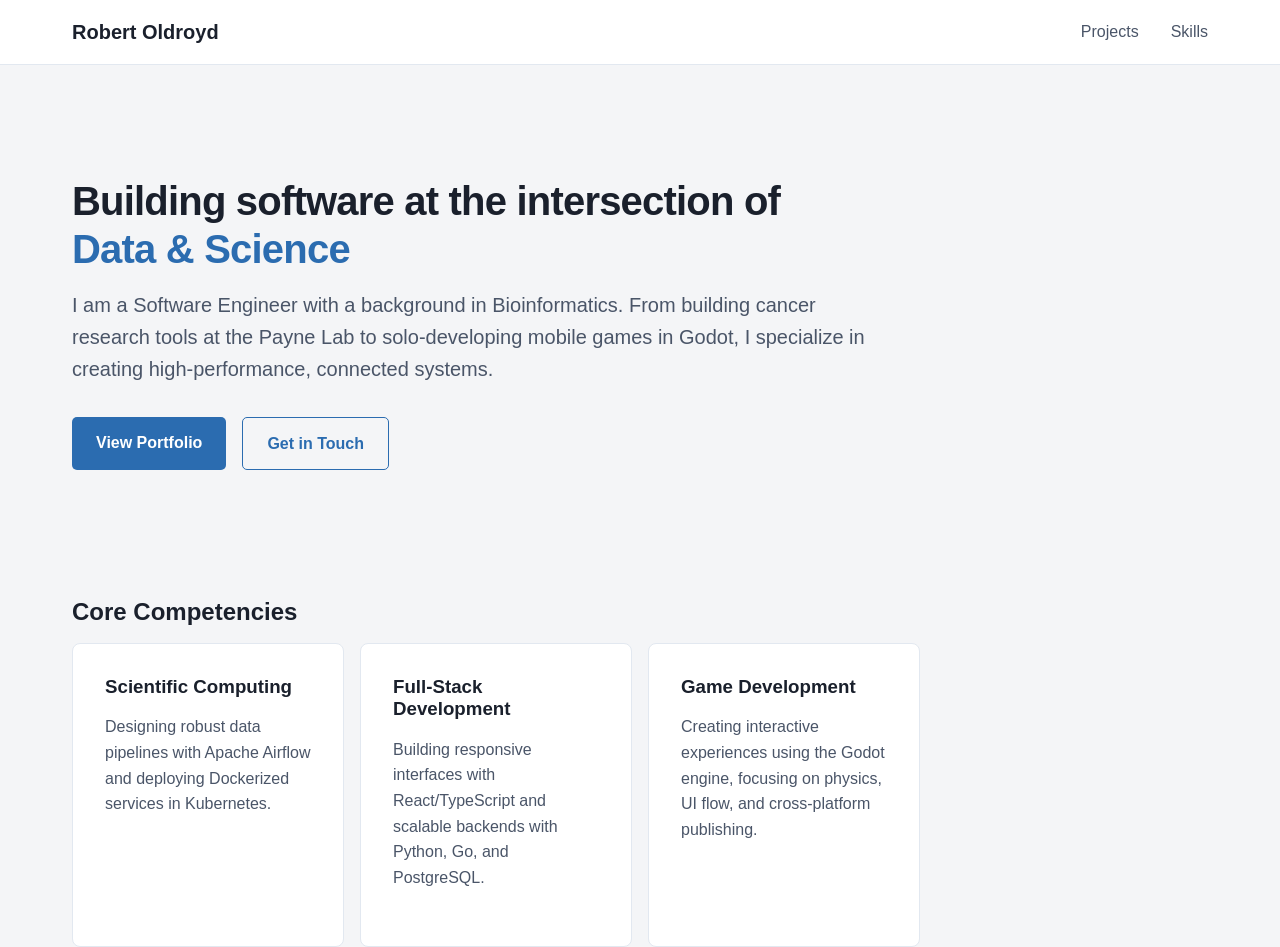
<file: index.html>
<!DOCTYPE html>
<html lang="en">
<head>
    <meta charset="UTF-8">
    <meta name="viewport" content="width=device-width, initial-scale=1.0">
    <title>Robert Oldroyd | Software Engineer</title>
    <link rel="stylesheet" href="styles.css">
</head>
<body>
    <nav>
        <div class="container nav-container">
            <a href="index.html" class="nav-brand">Robert Oldroyd</a>
            <a href="projects.html" class="nav-link">Projects</a>
            <a href="skills.html" class="nav-link">Skills</a>
        </div>
    </nav>

    <main class="container">
        <section class="hero" style="padding: 4rem 0;">
            <h1>Building software at the intersection of <br><span style="color: var(--accent-color);">Data & Science</span></h1>
            <p style="font-size: 1.25rem; max-width: 800px;">
                I am a Software Engineer with a background in Bioinformatics. 
                From building cancer research tools at the Payne Lab to solo-developing mobile games in Godot, 
                I specialize in creating high-performance, connected systems.
            </p>
            <div style="display: flex; gap: 1rem; margin-top: 2rem;">
                <a href="projects.html" class="btn" style="background: var(--accent-color); color: white; padding: 0.8rem 1.5rem; border-radius: 5px; text-decoration: none; font-weight: 600;">View Portfolio</a>
                <a href="contact.html" class="btn" style="border: 1px solid var(--accent-color); color: var(--accent-color); padding: 0.8rem 1.5rem; border-radius: 5px; text-decoration: none; font-weight: 600;">Get in Touch</a>
            </div>
        </section>

        <section style="margin-top: 4rem;">
            <h2>Core Competencies</h2>
            <div class="grid">
                <div class="project-card">
                    <h3>Scientific Computing</h3>
                    <p>Designing robust data pipelines with Apache Airflow and deploying Dockerized services in Kubernetes.</p>
                </div>
                <div class="project-card">
                    <h3>Full-Stack Development</h3>
                    <p>Building responsive interfaces with React/TypeScript and scalable backends with Python, Go, and PostgreSQL.</p>
                </div>
                <div class="project-card">
                    <h3>Game Development</h3>
                    <p>Creating interactive experiences using the Godot engine, focusing on physics, UI flow, and cross-platform publishing.</p>
                </div>
            </div>
        </section>
    </main>

    <script src="data.js"></script>
    <script src="main.js"></script>
</body>
</html>
</file>
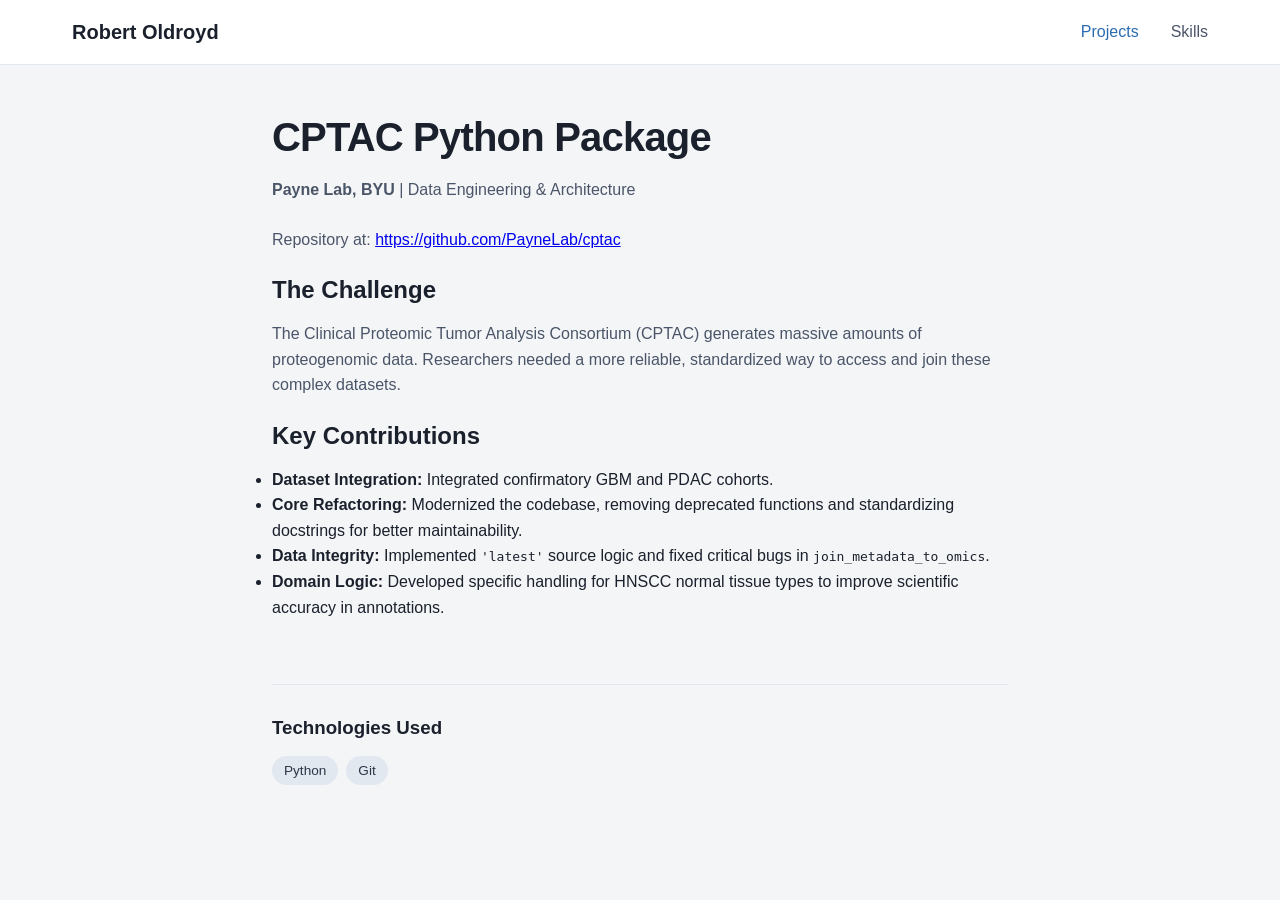
<file: projects/cptac/index.html>
<!DOCTYPE html>
<html lang="en">

<head>
    <meta charset="UTF-8">
    <meta name="viewport" content="width=device-width, initial-scale=1.0">
    <title>CPTAC Package - Robert Oldroyd</title>
    <link rel="stylesheet" href="../../styles.css">
</head>

<body>
    <nav>
        <div class="container nav-container">
            <a href="../../index.html" class="nav-brand">Robert Oldroyd</a>
            <a href="../../projects.html" class="nav-link active">Projects</a>
            <a href="../../skills.html" class="nav-link">Skills</a>
        </div>
    </nav>

    <main class="container project-content">
        <h1>CPTAC Python Package</h1>
        <p><strong>Payne Lab, BYU</strong> | Data Engineering & Architecture</p>
        <p>Repository at: <a href="https://github.com/PayneLab/cptac"
            target="_blank">https://github.com/PayneLab/cptac</a>
        </p>

        <section>
            <h2>The Challenge</h2>
            <p>The Clinical Proteomic Tumor Analysis Consortium (CPTAC) generates massive amounts of proteogenomic data.
                Researchers needed a more reliable, standardized way to access and join these complex datasets.</p>

            <h2>Key Contributions</h2>
            <ul>
                <li><strong>Dataset Integration:</strong> Integrated confirmatory GBM and PDAC cohorts.</li>
                <li><strong>Core Refactoring:</strong> Modernized the codebase, removing deprecated functions and
                    standardizing docstrings for better maintainability.</li>
                <li><strong>Data Integrity:</strong> Implemented <code>'latest'</code> source logic and fixed critical
                    bugs in <code>join_metadata_to_omics</code>.</li>
                <li><strong>Domain Logic:</strong> Developed specific handling for HNSCC normal tissue types to improve
                    scientific accuracy in annotations.</li>
            </ul>
        </section>

        <div class="project-meta-footer">
            <h3>Technologies Used</h3>
            <div id="cptac-skills" class="project-skills"></div>
        </div>
    </main>

    <script src="../../data.js"></script>
    <script src="../../main.js"></script>
    <script>
        document.addEventListener('DOMContentLoaded', () => {
            const projectData = portfolioData.projects.find(p => p.id === 'cptac');
            document.getElementById('cptac-skills').innerHTML = renderSkillTags(projectData.skills, "../../");
        });
    </script>
</body>

</html>
</file>
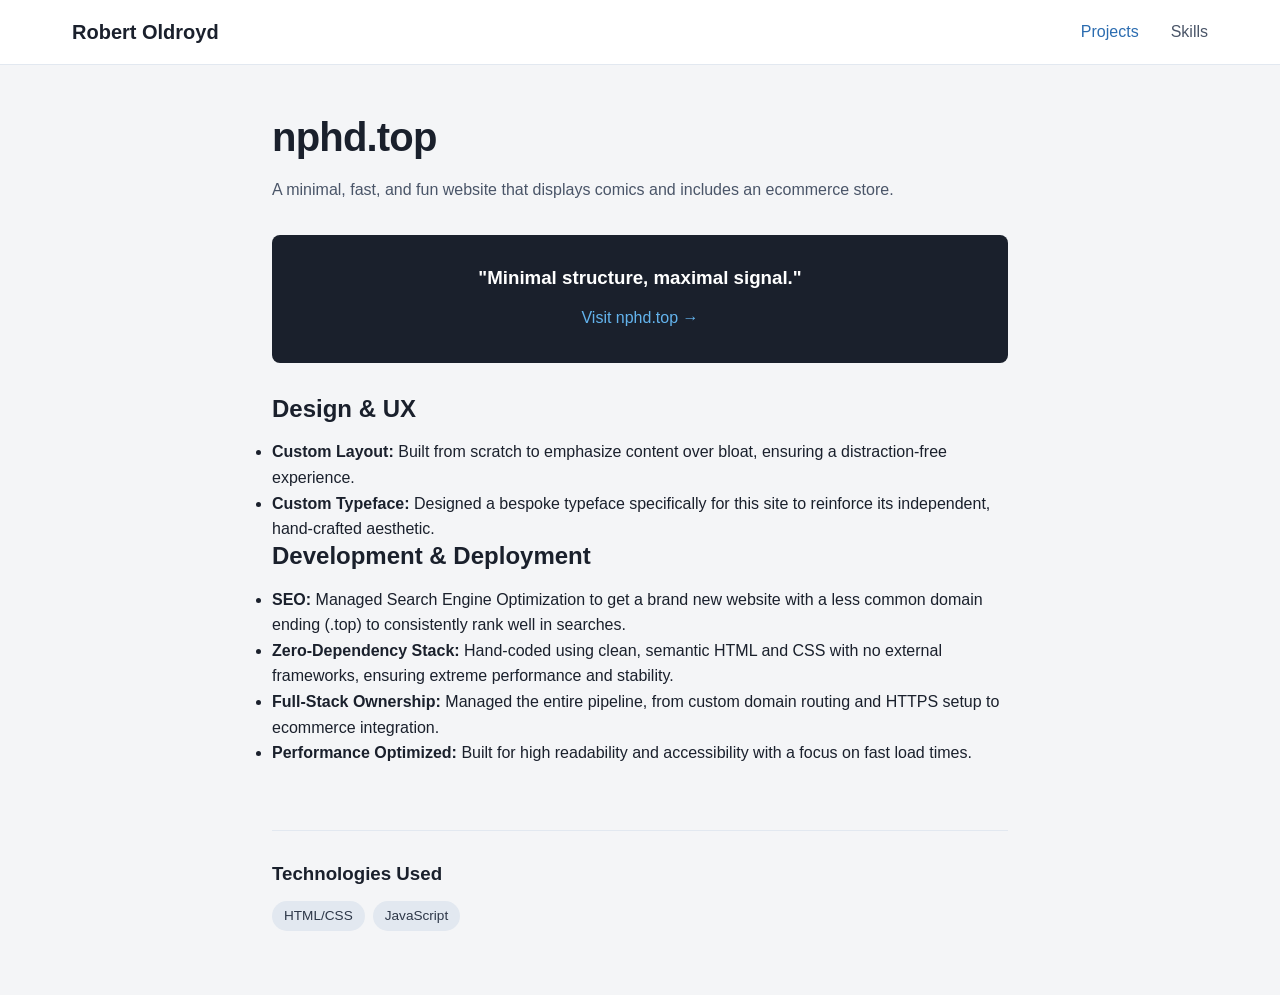
<file: projects/nphd/index.html>
<!DOCTYPE html>
<html lang="en">

<head>
    <meta charset="UTF-8">
    <meta name="viewport" content="width=device-width, initial-scale=1.0">
    <title>nphd.top - Robert Oldroyd</title>
    <link rel="stylesheet" href="../../styles.css">
</head>

<body>
    <nav>
        <div class="container nav-container">
            <a href="../../index.html" class="nav-brand">Robert Oldroyd</a>
            <a href="../../projects.html" class="nav-link active">Projects</a>
            <a href="../../skills.html" class="nav-link">Skills</a>
        </div>
    </nav>

    <main class="container project-content">
        <h1>nphd.top</h1>
        <p>A minimal, fast, and fun website that displays comics and includes an ecommerce store.</p>

        <div
            style="background: #1a202c; color: white; padding: 2rem; border-radius: 8px; margin: 2rem 0; text-align: center;">
            <h3 style="color: white; margin-bottom: 1rem;">"Minimal structure, maximal signal."</h3>
            <a href="https://nphd.top" target="_blank" style="color: #63b3ed; text-decoration: none;">Visit nphd.top
                &rarr;</a>
        </div>

        <section>
            <h2>Design & UX</h2>
            <ul>
                <li><strong>Custom Layout:</strong> Built from scratch to emphasize content over bloat, ensuring a
                    distraction-free experience.</li>
                <li><strong>Custom Typeface:</strong> Designed a bespoke typeface specifically for this site to
                    reinforce its independent, hand-crafted aesthetic.</li>
            </ul>

            <h2>Development & Deployment</h2>
            <ul>
                <li><strong>SEO:</strong> Managed Search Engine Optimization to get a brand new website with a less
                    common domain ending (.top) to consistently rank well in searches.</li>
                <li><strong>Zero-Dependency Stack:</strong> Hand-coded using clean, semantic HTML and CSS with no
                    external frameworks, ensuring extreme performance and stability.</li>
                <li><strong>Full-Stack Ownership:</strong> Managed the entire pipeline, from custom domain routing and
                    HTTPS setup to ecommerce integration.</li>
                <li><strong>Performance Optimized:</strong> Built for high readability and accessibility with a focus on
                    fast load times.</li>
            </ul>
        </section>

        <div class="project-meta-footer">
            <h3>Technologies Used</h3>
            <div id="nphd-skills" class="project-skills"></div>
        </div>
    </main>

    <script src="../../data.js"></script>
    <script src="../../main.js"></script>
    <script>
        document.addEventListener('DOMContentLoaded', () => {
            const projectData = portfolioData.projects.find(p => p.id === 'nphd');
            if (projectData) {
                document.getElementById('nphd-skills').innerHTML = renderSkillTags(projectData.skills, "../../");
            }
        });
    </script>
</body>

</html>
</file>
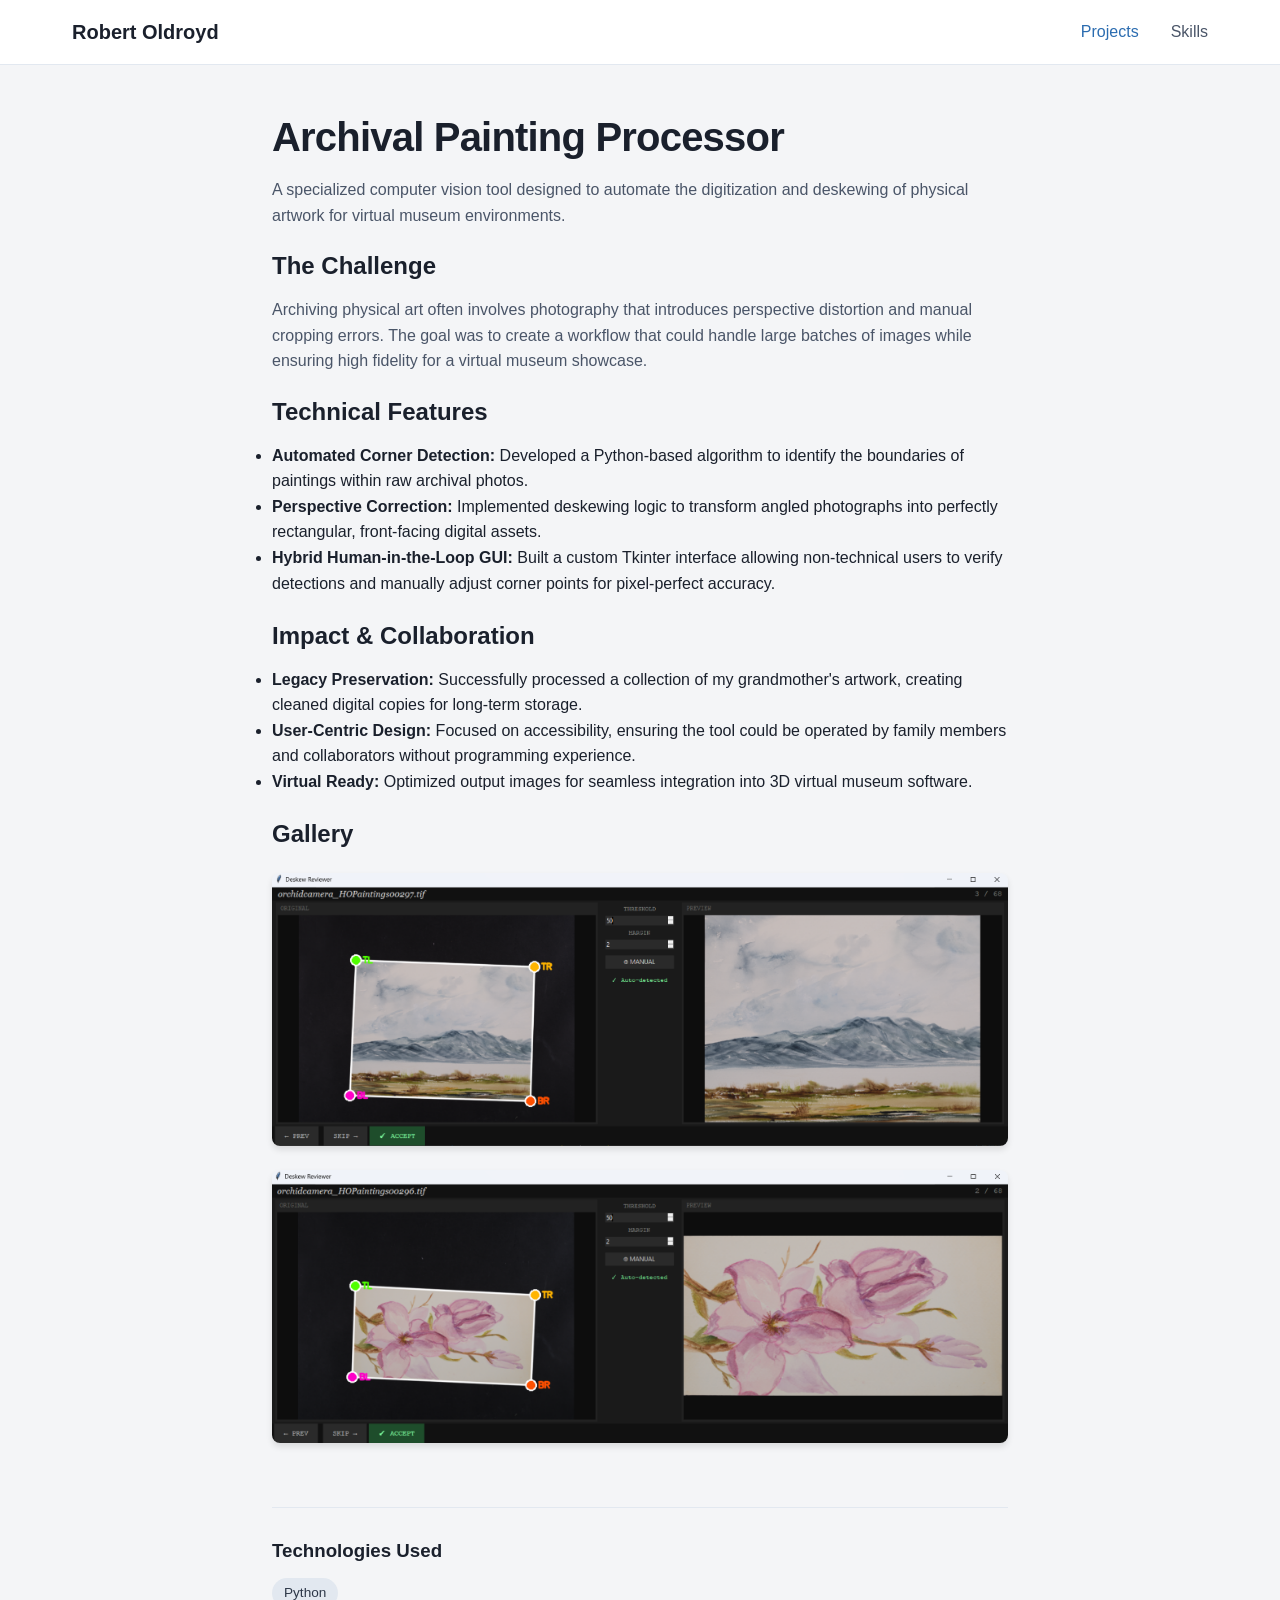
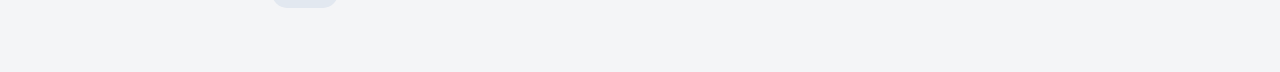
<file: projects/painting_archive_tool/index.html>
<!DOCTYPE html>
<html lang="en">

<head>
    <meta charset="UTF-8">
    <meta name="viewport" content="width=device-width, initial-scale=1.0">
    <title>Archival Image Processor - Robert Oldroyd</title>
    <link rel="stylesheet" href="../../styles.css">
</head>

<body>
    <nav>
        <div class="container nav-container">
            <a href="../../index.html" class="nav-brand">Robert Oldroyd</a>
            <a href="../../projects.html" class="nav-link active">Projects</a>
            <a href="../../skills.html" class="nav-link">Skills</a>
        </div>
    </nav>

    <main class="container project-content">
        <h1>Archival Painting Processor</h1>
        <p>A specialized computer vision tool designed to automate the digitization and deskewing of physical artwork
            for virtual museum environments.</p>

        <section>
            <h2>The Challenge</h2>
            <p>Archiving physical art often involves photography that introduces perspective distortion and manual
                cropping errors. The goal was to create a workflow that could handle large batches of images while
                ensuring high fidelity for a virtual museum showcase.</p>

            <h2>Technical Features</h2>
            <ul>
                <li><strong>Automated Corner Detection:</strong> Developed a Python-based algorithm to identify the
                    boundaries of paintings within raw archival photos.</li>
                <li><strong>Perspective Correction:</strong> Implemented deskewing logic to transform angled photographs
                    into perfectly rectangular, front-facing digital assets.</li>
                <li><strong>Hybrid Human-in-the-Loop GUI:</strong> Built a custom Tkinter interface allowing
                    non-technical users to verify detections and manually adjust corner points for pixel-perfect
                    accuracy.</li>
            </ul>

            <br>
            <h2>Impact & Collaboration</h2>
            <ul>
                <li><strong>Legacy Preservation:</strong> Successfully processed a collection of my grandmother's
                    artwork, creating cleaned digital copies for long-term storage.</li>
                <li><strong>User-Centric Design:</strong> Focused on accessibility, ensuring the tool could be operated
                    by family members and collaborators without programming experience.</li>
                <li><strong>Virtual Ready:</strong> Optimized output images for seamless integration into 3D virtual
                    museum software.</li>
            </ul>
        </section>

        <br>
        <h2>Gallery</h2>
        <div class="project-gallery">
            <img src="deskew_painting_1.png" alt="Program working on painting of mountains" class="gallery-item">
            <img src="deskew_painting_2.png" alt="Program working on painting of flowers" class="gallery-item">
        </div>

        <div class="project-meta-footer">
            <h3>Technologies Used</h3>
            <div id="archival-skills" class="project-skills"></div>
        </div>
    </main>

    <script src="../../data.js"></script>
    <script src="../../main.js"></script>
    <script>
        document.addEventListener('DOMContentLoaded', () => {
            const projectData = portfolioData.projects.find(p => p.id === 'painting_archive_tool');
            if (projectData) {
                document.getElementById('archival-skills').innerHTML = renderSkillTags(projectData.skills, "../../");
            }
        });
    </script>
</body>

</html>
</file>
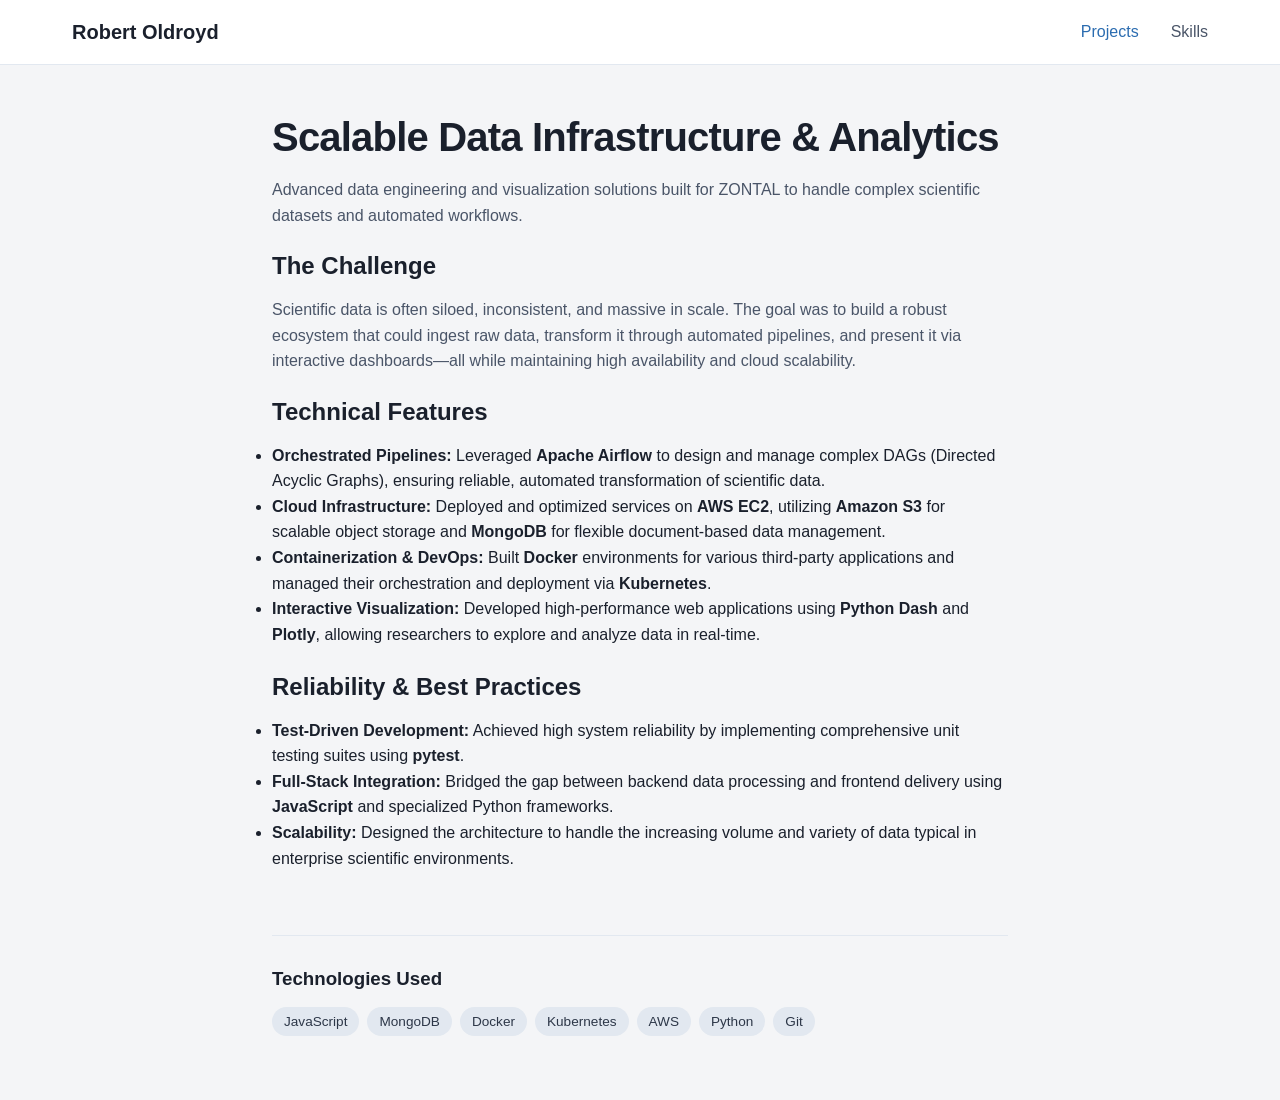
<file: projects/zontal/index.html>
<!DOCTYPE html>
<html lang="en">

<head>
    <meta charset="UTF-8">
    <meta name="viewport" content="width=device-width, initial-scale=1.0">
    <title>Enterprise Data Pipelines - Robert Oldroyd</title>
    <link rel="stylesheet" href="../../styles.css">
</head>

<body>
    <nav>
        <div class="container nav-container">
            <a href="../../index.html" class="nav-brand">Robert Oldroyd</a>
            <a href="../../projects.html" class="nav-link active">Projects</a>
            <a href="../../skills.html" class="nav-link">Skills</a>
        </div>
    </nav>

    <main class="container project-content">
        <h1>Scalable Data Infrastructure & Analytics</h1>
        <p>Advanced data engineering and visualization solutions built for ZONTAL to handle complex scientific datasets and automated workflows.</p>

        <section>
            <h2>The Challenge</h2>
            <p>Scientific data is often siloed, inconsistent, and massive in scale. The goal was to build a robust ecosystem that could ingest raw data, transform it through automated pipelines, and present it via interactive dashboards—all while maintaining high availability and cloud scalability.</p>

            <h2>Technical Features</h2>
            <ul>
                <li><strong>Orchestrated Pipelines:</strong> Leveraged <strong>Apache Airflow</strong> to design and manage complex DAGs (Directed Acyclic Graphs), ensuring reliable, automated transformation of scientific data.</li>
                <li><strong>Cloud Infrastructure:</strong> Deployed and optimized services on <strong>AWS EC2</strong>, utilizing <strong>Amazon S3</strong> for scalable object storage and <strong>MongoDB</strong> for flexible document-based data management.</li>
                <li><strong>Containerization & DevOps:</strong> Built <strong>Docker</strong> environments for various third-party applications and managed their orchestration and deployment via <strong>Kubernetes</strong>.</li>
                <li><strong>Interactive Visualization:</strong> Developed high-performance web applications using <strong>Python Dash</strong> and <strong>Plotly</strong>, allowing researchers to explore and analyze data in real-time.</li>
            </ul>

            <br>
            <h2>Reliability & Best Practices</h2>
            <ul>
                <li><strong>Test-Driven Development:</strong> Achieved high system reliability by implementing comprehensive unit testing suites using <strong>pytest</strong>.</li>
                <li><strong>Full-Stack Integration:</strong> Bridged the gap between backend data processing and frontend delivery using <strong>JavaScript</strong> and specialized Python frameworks.</li>
                <li><strong>Scalability:</strong> Designed the architecture to handle the increasing volume and variety of data typical in enterprise scientific environments.</li>
            </ul>
        </section>

        <div class="project-meta-footer">
            <h3>Technologies Used</h3>
            <div id="zontal-skills" class="project-skills"></div>
        </div>
    </main>

    <script src="../../data.js"></script>
    <script src="../../main.js"></script>
    <script>
        document.addEventListener('DOMContentLoaded', () => {
            // Make sure the ID matches what you have in your data.js
            const projectData = portfolioData.projects.find(p => p.id === 'zontal');
            if (projectData) {
                document.getElementById('zontal-skills').innerHTML = renderSkillTags(projectData.skills, "../../");
            }
        });
    </script>
</body>

</html>
</file>
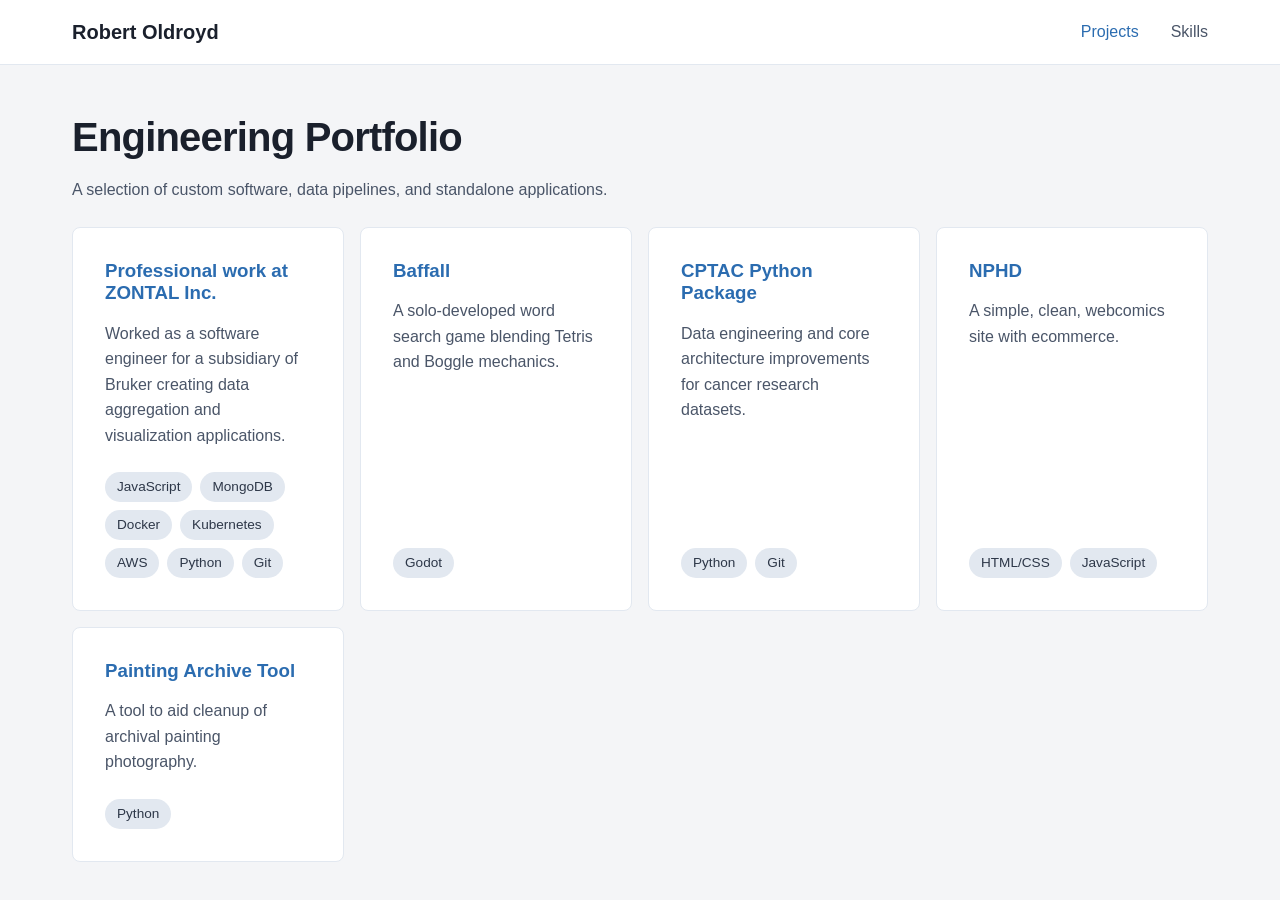
<file: projects.html>
<!DOCTYPE html>
<html lang="en">
<head>
    <meta charset="UTF-8">
    <meta name="viewport" content="width=device-width, initial-scale=1.0">
    <title>Projects - Robert Oldroyd</title>
    <link rel="stylesheet" href="styles.css">
</head>
<body>
    <nav>
        <div class="container nav-container">
            <a href="index.html" class="nav-brand">Robert Oldroyd</a>
            <a href="projects.html" class="nav-link active">Projects</a>
            <a href="skills.html" class="nav-link">Skills</a>
        </div>
    </nav>
    <main class="container">
        <h1>Engineering Portfolio</h1>
        <p>A selection of custom software, data pipelines, and standalone applications.</p>
        
        <!-- The JS dynamically populates this grid -->
        <div id="projects-grid" class="grid"></div>
    </main>

    <script src="data.js"></script>
    <script src="main.js"></script>
</body>
</html>
</file>
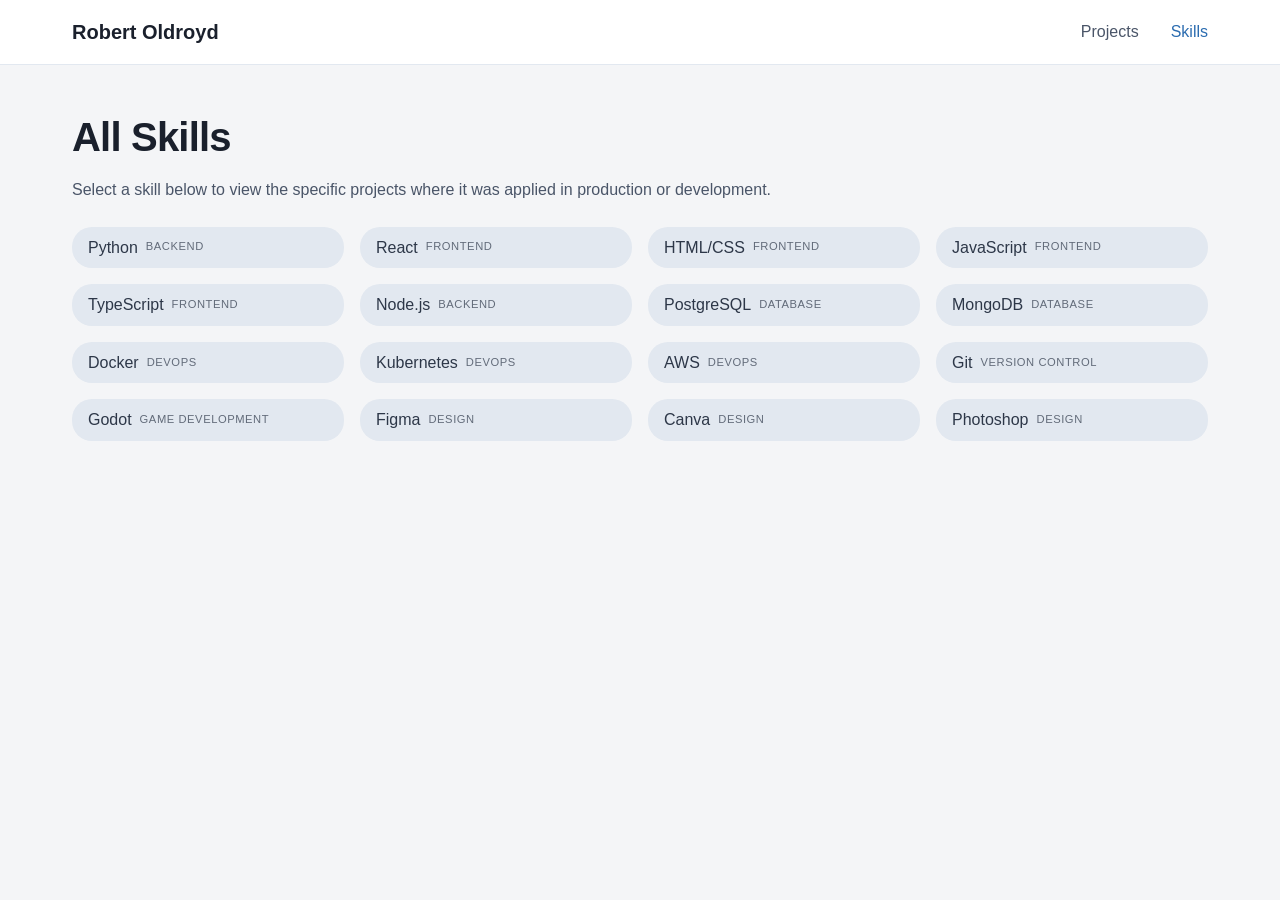
<file: skills.html>
<!DOCTYPE html>
<html lang="en">
<head>
    <meta charset="UTF-8">
    <meta name="viewport" content="width=device-width, initial-scale=1.0">
    <title>Skills Matrix - Robert Oldroyd</title>
    <link rel="stylesheet" href="styles.css">
</head>
<body>
    <nav>
        <div class="container nav-container">
            <a href="index.html" class="nav-brand">Robert Oldroyd</a>
            <a href="projects.html" class="nav-link">Projects</a>
            <a href="skills.html" class="nav-link active">Skills</a>
        </div>
    </nav>
    <main class="container">
        <h1 id="skills-page-title">Technical Expertise</h1>
        <p>Select a skill below to view the specific projects where it was applied in production or development.</p>
        
        <div id="skills-project-container" class="grid"></div>
    </main>

    <script src="data.js"></script>
    <script src="main.js"></script>
</body>
</html>
</file>
<file: styles.css>
/* styles.css */
:root {
    --bg-color: #f4f5f7;
    --surface-color: #ffffff;
    --text-primary: #1a202c;
    --text-secondary: #4a5568;
    --accent-color: #2b6cb0;
    --accent-hover: #2c5282;
    --tag-bg: #e2e8f0;
    --tag-text: #2d3748;
    --border-radius: 8px;
    --transition: all 0.2s cubic-bezier(0.4, 0, 0.2, 1);
}

* { margin: 0; padding: 0; box-sizing: border-box; }

body {
    font-family: -apple-system, BlinkMacSystemFont, "Segoe UI", Roboto, Helvetica, Arial, sans-serif;
    color: var(--text-primary);
    background-color: var(--bg-color);
    line-height: 1.6;
}

.container { max-width: 1200px; margin: 0 auto; padding: 0 2rem; }

/* Navigation */
nav {
    background: var(--surface-color);
    border-bottom: 1px solid #e2e8f0;
    padding: 1rem 0;
    margin-bottom: 3rem;
}
.nav-container { display: flex; gap: 2rem; align-items: center; }
.nav-brand { font-weight: 700; font-size: 1.25rem; color: var(--text-primary); text-decoration: none; margin-right: auto; }
.nav-link { color: var(--text-secondary); text-decoration: none; font-weight: 500; transition: var(--transition); }
.nav-link:hover, .nav-link.active { color: var(--accent-color); }
/* The invisible link that covers the card */
.main-link {
    position: absolute;
    top: 0;
    left: 0;
    width: 100%;
    height: 100%;
    z-index: 1;
}

/* Typography */
h1, h2, h3 { color: var(--text-primary); line-height: 1.2; margin-bottom: 1rem; }
h1 { font-size: 2.5rem; letter-spacing: -0.02em; }
p { color: var(--text-secondary); margin-bottom: 1.5rem; }

/* Grids & Cards */
.grid { display: grid; grid-template-columns: repeat(auto-fill, minmax(220px, 1fr)); gap: 1rem; }

.project-card-link { text-decoration: none; color: inherit; display: block; }
.project-card {
    background: var(--surface-color);
    border: 1px solid #e2e8f0;
    border-radius: var(--border-radius);
    padding: 2rem;
    transition: var(--transition);
    height: 100%;
    display: flex;
    flex-direction: column;
    position: relative;
}
.project-card:hover {
    transform: translateY(-4px);
    box-shadow: 0 10px 25px -5px rgba(0, 0, 0, 0.1);
    border-color: var(--accent-color);
}
.project-title { color: var(--accent-color); }
.project-description { flex-grow: 1; }


/* Gallery images */
.project-gallery {
    display: grid;
    grid-template-columns: repeat(auto-fit, minmax(500px, 1fr));
    gap: 1.5rem;
    margin-top: 1.5rem;
}

.gallery-item {
    width: 100%;
    border-radius: 8px;
    box-shadow: 0 4px 6px rgba(0, 0, 0, 0.1);
    transition: transform 0.2s;
}

.gallery-item:hover {
    transform: scale(1.02);
}

/* Tags */
.project-skills { display: flex; flex-wrap: wrap; gap: 0.5rem; margin-top: auto; }
.skill-tag {
    background: var(--tag-bg);
    color: var(--tag-text);
    padding: 0.25rem 0.75rem;
    border-radius: 20px;
    font-size: 0.85rem;
    font-weight: 500;
    text-decoration: none;
    transition: var(--transition);
    z-index: 2;
}
.skill-tag:hover { background: var(--accent-color); color: white; }
.skill-tag.large { font-size: 1rem; padding: 0.5rem 1rem; display: inline-flex; align-items: center; gap: 0.5rem; }
.category-badge { font-size: 0.7rem; text-transform: uppercase; letter-spacing: 0.05em; opacity: 0.7; }

/* Custom Project Pages */
.project-header-img { width: 100%; height: 300px; object-fit: cover; border-radius: var(--border-radius); margin-bottom: 2rem; }
.project-content { max-width: 800px; margin: 0 auto 4rem; }
.project-meta-footer { margin-top: 4rem; padding-top: 2rem; border-top: 1px solid #e2e8f0; }
</file>
